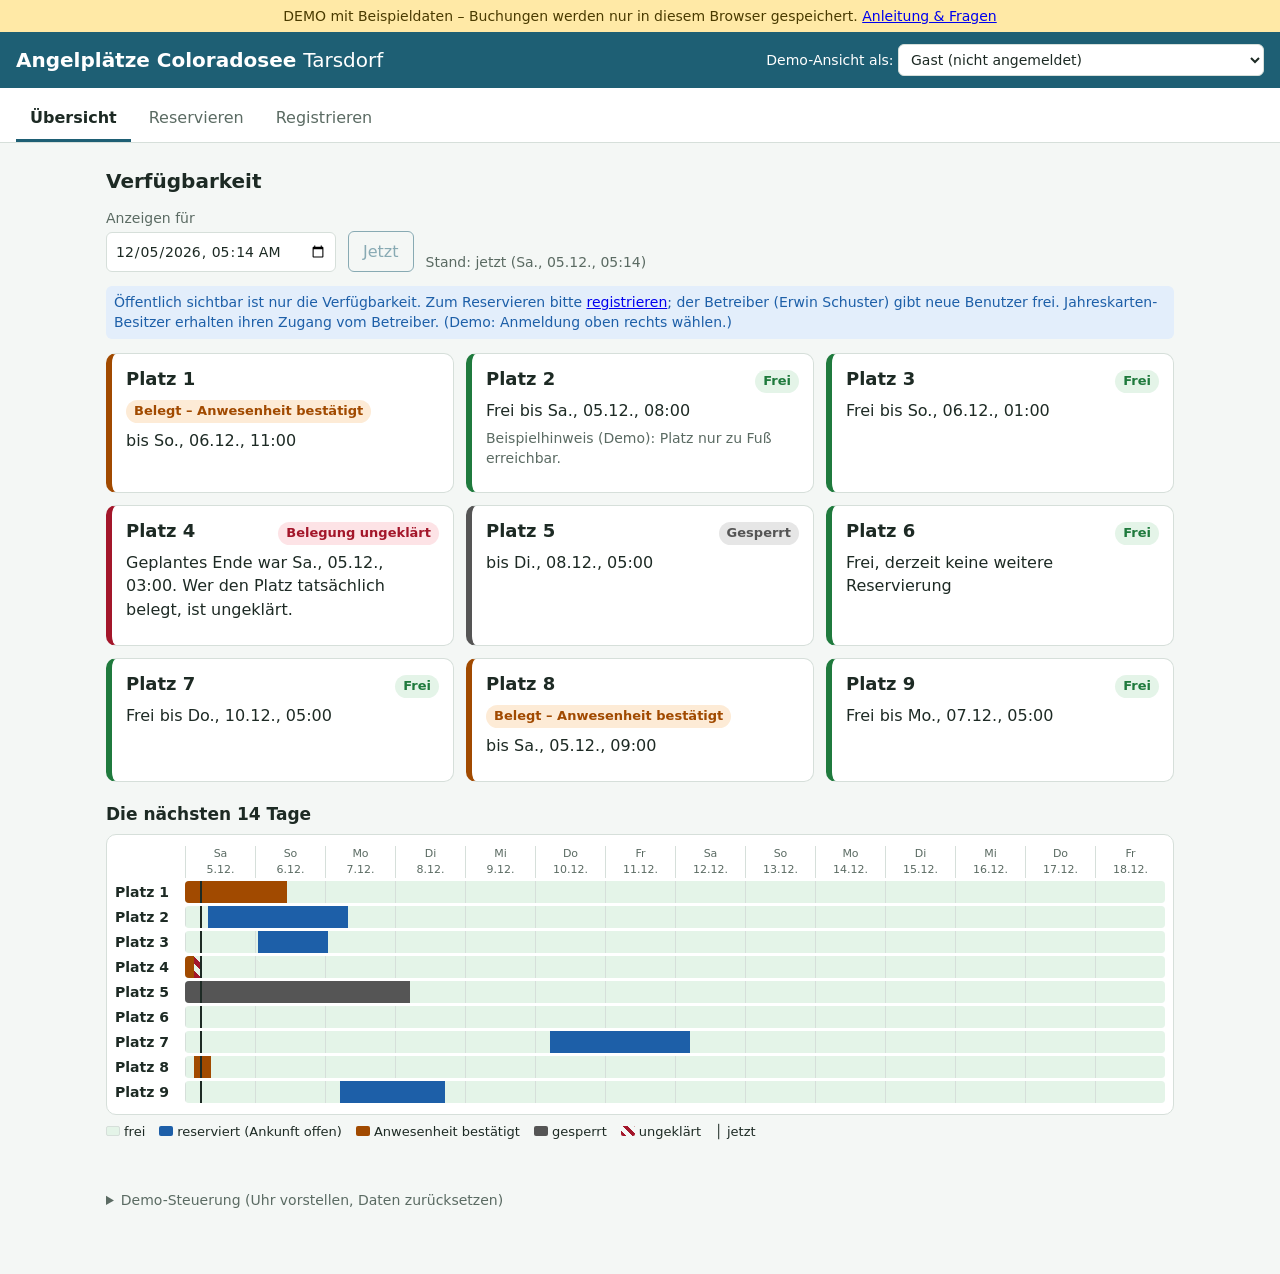
<file: index.html>
<!doctype html>
<html lang="de">
<head>
  <meta charset="utf-8">
  <meta name="viewport" content="width=device-width, initial-scale=1">
  <meta name="robots" content="noindex, nofollow">
  <title>Angelplätze Coloradosee Tarsdorf – Demo</title>
  <link rel="stylesheet" href="css/style.css">
</head>
<body>
  <div class="demo-banner">DEMO mit Beispieldaten – Buchungen werden nur in diesem Browser gespeichert. <a href="info.html">Anleitung &amp; Fragen</a></div>
  <header class="site-header">
    <h1>Angelplätze Coloradosee <span>Tarsdorf</span></h1>
    <div id="who"></div>
  </header>
  <nav id="tabs" class="tabs" aria-label="Bereiche"></nav>
  <main id="main"></main>
  <details class="demo-tools" id="demoTools"></details>
  <dialog id="dlg"></dialog>
  <script src="js/vendor/qrcode.min.js"></script>
  <script src="js/domain.js"></script>
  <script src="js/store.js"></script>
  <script src="js/app.js"></script>
</body>
</html>
</file>
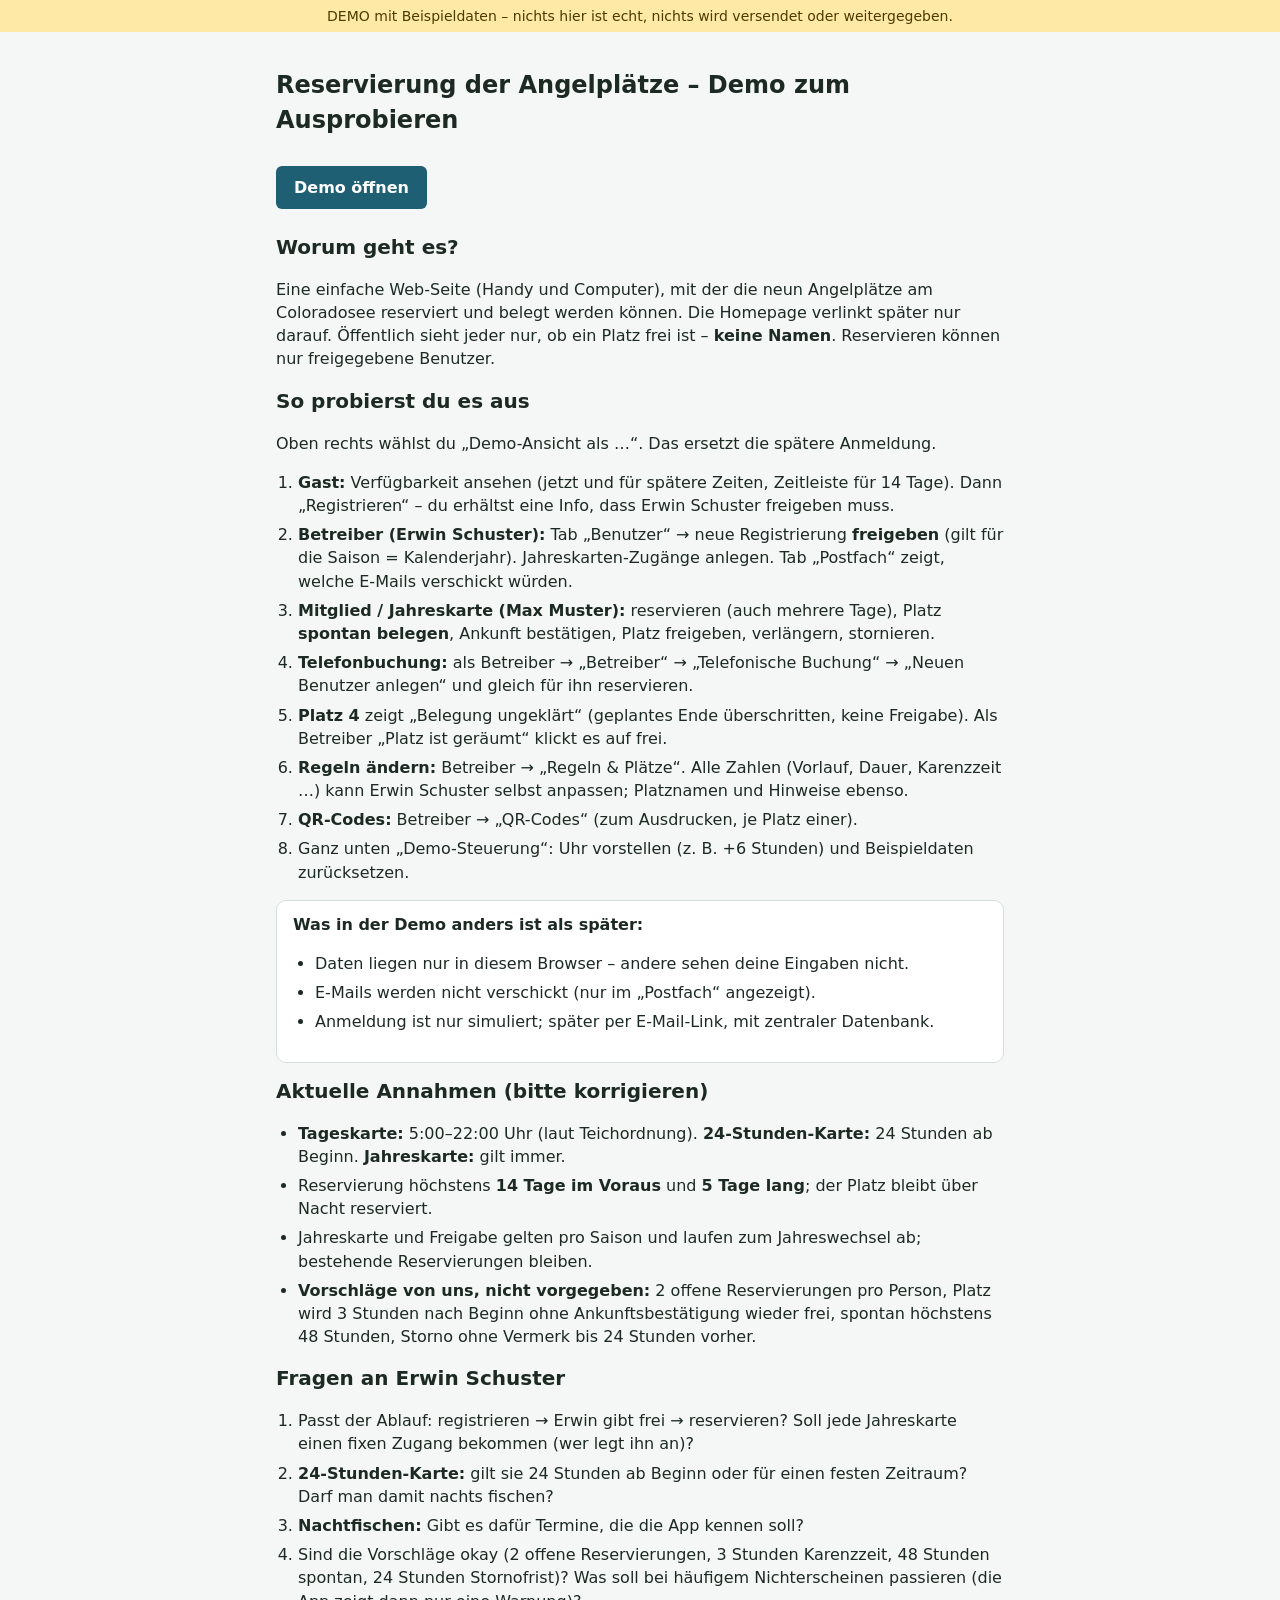
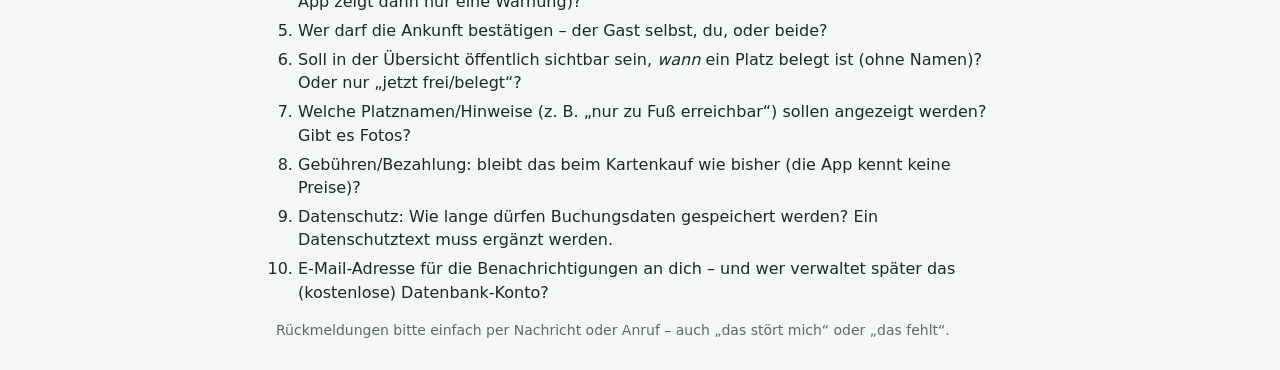
<file: info.html>
<!doctype html>
<html lang="de">
<head>
  <meta charset="utf-8">
  <meta name="viewport" content="width=device-width, initial-scale=1">
  <meta name="robots" content="noindex, nofollow">
  <title>Anleitung zur Demo – Angelplätze Coloradosee</title>
  <link rel="stylesheet" href="css/style.css">
  <style>
    article { max-width: 760px; margin: 0 auto; padding: 16px; }
    article ol, article ul { padding-left: 22px; }
    article li { margin: 6px 0; }
    .box { background: var(--card); border: 1px solid var(--line); border-radius: 10px; padding: 12px 16px; margin: 14px 0; }
    .go { display: inline-block; margin: 8px 0; text-decoration: none; background: var(--brand); color: var(--brand-text); padding: 10px 18px; border-radius: 6px; font-weight: 600; }
  </style>
</head>
<body>
  <div class="demo-banner">DEMO mit Beispieldaten – nichts hier ist echt, nichts wird versendet oder weitergegeben.</div>
  <article>
    <h1>Reservierung der Angelplätze – Demo zum Ausprobieren</h1>
    <p><a class="btn go" href="index.html">Demo öffnen</a></p>

    <h2>Worum geht es?</h2>
    <p>Eine einfache Web-Seite (Handy und Computer), mit der die neun Angelplätze am Coloradosee reserviert und belegt werden können. Die Homepage verlinkt später nur darauf. Öffentlich sieht jeder nur, ob ein Platz frei ist – <b>keine Namen</b>. Reservieren können nur freigegebene Benutzer.</p>

    <h2>So probierst du es aus</h2>
    <p>Oben rechts wählst du „Demo-Ansicht als …“. Das ersetzt die spätere Anmeldung.</p>
    <ol>
      <li><b>Gast:</b> Verfügbarkeit ansehen (jetzt und für spätere Zeiten, Zeitleiste für 14 Tage). Dann „Registrieren“ – du erhältst eine Info, dass Erwin Schuster freigeben muss.</li>
      <li><b>Betreiber (Erwin Schuster):</b> Tab „Benutzer“ → neue Registrierung <b>freigeben</b> (gilt für die Saison = Kalenderjahr). Jahreskarten-Zugänge anlegen. Tab „Postfach“ zeigt, welche E-Mails verschickt würden.</li>
      <li><b>Mitglied / Jahreskarte (Max Muster):</b> reservieren (auch mehrere Tage), Platz <b>spontan belegen</b>, Ankunft bestätigen, Platz freigeben, verlängern, stornieren.</li>
      <li><b>Telefonbuchung:</b> als Betreiber → „Betreiber“ → „Telefonische Buchung“ → „Neuen Benutzer anlegen“ und gleich für ihn reservieren.</li>
      <li><b>Platz 4</b> zeigt „Belegung ungeklärt“ (geplantes Ende überschritten, keine Freigabe). Als Betreiber „Platz ist geräumt“ klickt es auf frei.</li>
      <li><b>Regeln ändern:</b> Betreiber → „Regeln &amp; Plätze“. Alle Zahlen (Vorlauf, Dauer, Karenzzeit …) kann Erwin Schuster selbst anpassen; Platznamen und Hinweise ebenso.</li>
      <li><b>QR-Codes:</b> Betreiber → „QR-Codes“ (zum Ausdrucken, je Platz einer).</li>
      <li>Ganz unten „Demo-Steuerung“: Uhr vorstellen (z. B. +6 Stunden) und Beispieldaten zurücksetzen.</li>
    </ol>

    <div class="box">
      <b>Was in der Demo anders ist als später:</b>
      <ul>
        <li>Daten liegen nur in diesem Browser – andere sehen deine Eingaben nicht.</li>
        <li>E-Mails werden nicht verschickt (nur im „Postfach“ angezeigt).</li>
        <li>Anmeldung ist nur simuliert; später per E-Mail-Link, mit zentraler Datenbank.</li>
      </ul>
    </div>

    <h2>Aktuelle Annahmen (bitte korrigieren)</h2>
    <ul>
      <li><b>Tageskarte:</b> 5:00–22:00 Uhr (laut Teichordnung). <b>24-Stunden-Karte:</b> 24 Stunden ab Beginn. <b>Jahreskarte:</b> gilt immer.</li>
      <li>Reservierung höchstens <b>14 Tage im Voraus</b> und <b>5 Tage lang</b>; der Platz bleibt über Nacht reserviert.</li>
      <li>Jahreskarte und Freigabe gelten pro Saison und laufen zum Jahreswechsel ab; bestehende Reservierungen bleiben.</li>
      <li><b>Vorschläge von uns, nicht vorgegeben:</b> 2 offene Reservierungen pro Person, Platz wird 3 Stunden nach Beginn ohne Ankunftsbestätigung wieder frei, spontan höchstens 48 Stunden, Storno ohne Vermerk bis 24 Stunden vorher.</li>
    </ul>

    <h2>Fragen an Erwin Schuster</h2>
    <ol>
      <li>Passt der Ablauf: registrieren → Erwin gibt frei → reservieren? Soll jede Jahreskarte einen fixen Zugang bekommen (wer legt ihn an)?</li>
      <li><b>24-Stunden-Karte:</b> gilt sie 24 Stunden ab Beginn oder für einen festen Zeitraum? Darf man damit nachts fischen?</li>
      <li><b>Nachtfischen:</b> Gibt es dafür Termine, die die App kennen soll?</li>
      <li>Sind die Vorschläge okay (2 offene Reservierungen, 3 Stunden Karenzzeit, 48 Stunden spontan, 24 Stunden Stornofrist)? Was soll bei häufigem Nichterscheinen passieren (die App zeigt dann nur eine Warnung)?</li>
      <li>Wer darf die Ankunft bestätigen – der Gast selbst, du, oder beide?</li>
      <li>Soll in der Übersicht öffentlich sichtbar sein, <i>wann</i> ein Platz belegt ist (ohne Namen)? Oder nur „jetzt frei/belegt“?</li>
      <li>Welche Platznamen/Hinweise (z. B. „nur zu Fuß erreichbar“) sollen angezeigt werden? Gibt es Fotos?</li>
      <li>Gebühren/Bezahlung: bleibt das beim Kartenkauf wie bisher (die App kennt keine Preise)?</li>
      <li>Datenschutz: Wie lange dürfen Buchungsdaten gespeichert werden? Ein Datenschutztext muss ergänzt werden.</li>
      <li>E-Mail-Adresse für die Benachrichtigungen an dich – und wer verwaltet später das (kostenlose) Datenbank-Konto?</li>
    </ol>
    <p class="muted small">Rückmeldungen bitte einfach per Nachricht oder Anruf – auch „das stört mich“ oder „das fehlt“.</p>
  </article>
</body>
</html>
</file>
<file: css/style.css>
:root {
  --bg: #f4f7f5; --card: #fff; --text: #1d2a24; --muted: #5b6b63; --line: #d6dfda;
  --brand: #1e5f74; --brand-text: #fff;
  --frei: #1f7a3d; --frei-bg: #e4f4e8;
  --reserviert: #1d5fa8; --reserviert-bg: #e3eefb;
  --anwesend: #a14a00; --anwesend-bg: #fdebd6;
  --gesperrt: #555; --gesperrt-bg: #e6e6e6;
  --ungeklaert: #a3162a; --ungeklaert-bg: #fde3e6;
  --radius: 10px;
}
@media (prefers-color-scheme: dark) {
  :root {
    --bg: #131a17; --card: #1c2621; --text: #e8efeb; --muted: #9db0a6; --line: #34443c;
    --brand: #4fb0cc; --brand-text: #08202a;
    --frei: #6fd08a; --frei-bg: #1d3a27;
    --reserviert: #8ab9f0; --reserviert-bg: #1c3050;
    --anwesend: #f0b070; --anwesend-bg: #43301b;
    --gesperrt: #bbb; --gesperrt-bg: #333;
    --ungeklaert: #ff8d9b; --ungeklaert-bg: #4a1f26;
  }
}
* { box-sizing: border-box; }
body { margin: 0; font: 16px/1.45 system-ui, -apple-system, "Segoe UI", sans-serif; background: var(--bg); color: var(--text); }
.demo-banner { background: #ffe9a6; color: #4a3b00; text-align: center; padding: 6px 12px; font-size: 14px; }
.site-header { display: flex; flex-wrap: wrap; gap: 8px 16px; align-items: center; justify-content: space-between; padding: 12px 16px; background: var(--brand); color: var(--brand-text); }
.site-header h1 { margin: 0; font-size: 20px; }
.site-header h1 span { font-weight: 400; }
.site-header select { font: inherit; padding: 6px 8px; border-radius: 6px; }
.tabs { display: flex; gap: 4px; overflow-x: auto; padding: 8px 16px 0; border-bottom: 1px solid var(--line); background: var(--card); }
.tabs button { border: 0; background: none; font: inherit; padding: 10px 14px; border-bottom: 3px solid transparent; color: var(--muted); cursor: pointer; white-space: nowrap; }
.tabs button[aria-current="page"] { color: var(--text); border-color: var(--brand); font-weight: 600; }
main { max-width: 1100px; margin: 0 auto; padding: 16px; }
h2 { margin: 8px 0 12px; font-size: 20px; }
h3 { margin: 20px 0 8px; font-size: 17px; }
.muted { color: var(--muted); }
.small { font-size: 14px; }

.toolbar { display: flex; flex-wrap: wrap; gap: 8px 12px; align-items: end; margin-bottom: 14px; }
label.f { display: flex; flex-direction: column; gap: 3px; font-size: 14px; color: var(--muted); }
input, select, textarea { font: inherit; padding: 8px; border: 1px solid var(--line); border-radius: 6px; background: var(--card); color: var(--text); }
button.btn { font: inherit; padding: 8px 14px; border-radius: 6px; border: 1px solid var(--brand); background: var(--brand); color: var(--brand-text); cursor: pointer; }
button.btn.sec { background: transparent; color: var(--brand); }
button.btn.danger { background: transparent; border-color: var(--ungeklaert); color: var(--ungeklaert); }
button.btn:disabled { opacity: .5; cursor: not-allowed; }
button.btn.sm { padding: 5px 10px; font-size: 14px; }

.grid { display: grid; grid-template-columns: repeat(auto-fill, minmax(260px, 1fr)); gap: 12px; }
.card { background: var(--card); border: 1px solid var(--line); border-left: 6px solid var(--line); border-radius: var(--radius); padding: 12px 14px; display: flex; flex-direction: column; gap: 6px; }
.card h3 { margin: 0; font-size: 18px; display: flex; flex-wrap: wrap; justify-content: space-between; gap: 8px; align-items: baseline; }
.card h3 a { color: inherit; text-decoration: none; }
.card .actions { display: flex; flex-wrap: wrap; gap: 6px; margin-top: auto; padding-top: 6px; }
.st-frei { border-left-color: var(--frei); }
.st-reserviert { border-left-color: var(--reserviert); }
.st-anwesend { border-left-color: var(--anwesend); }
.st-gesperrt { border-left-color: var(--gesperrt); }
.st-ungeklaert { border-left-color: var(--ungeklaert); }
.badge { display: inline-block; font-size: 13px; font-weight: 600; padding: 2px 8px; border-radius: 99px; white-space: nowrap; }
.badge.frei { background: var(--frei-bg); color: var(--frei); }
.badge.reserviert { background: var(--reserviert-bg); color: var(--reserviert); }
.badge.anwesend { background: var(--anwesend-bg); color: var(--anwesend); }
.badge.gesperrt { background: var(--gesperrt-bg); color: var(--gesperrt); }
.badge.ungeklaert { background: var(--ungeklaert-bg); color: var(--ungeklaert); }
.warn { background: var(--ungeklaert-bg); color: var(--ungeklaert); padding: 6px 8px; border-radius: 6px; font-size: 14px; }
.hint { background: var(--reserviert-bg); color: var(--reserviert); padding: 6px 8px; border-radius: 6px; font-size: 14px; }

#toast { position: sticky; top: 0; z-index: 5; margin-bottom: 10px; }
.msg { padding: 10px 12px; border-radius: 8px; font-size: 15px; }
.msg.ok { background: var(--frei-bg); color: var(--frei); }
.msg.err { background: var(--ungeklaert-bg); color: var(--ungeklaert); }

/* Zeitleiste */
.tl-wrap { overflow-x: auto; background: var(--card); border: 1px solid var(--line); border-radius: var(--radius); padding: 8px; }
.tl { min-width: 760px; }
.tl-row { display: grid; grid-template-columns: 70px 1fr; align-items: center; margin: 3px 0; }
.tl-label { font-size: 14px; font-weight: 600; }
.tl-track { position: relative; height: 22px; background: var(--frei-bg); border-radius: 4px; overflow: hidden;
  background-image: linear-gradient(to right, var(--line) 1px, transparent 1px); background-size: calc(100% / 14) 100%; }
.tl-head .tl-track { height: auto; background: none; overflow: visible; display: grid; grid-template-columns: repeat(14, 1fr); }
.tl-head span { font-size: 11px; color: var(--muted); text-align: center; border-left: 1px solid var(--line); }
.seg { position: absolute; top: 0; bottom: 0; }
.seg.reserviert { background: var(--reserviert); }
.seg.anwesend { background: var(--anwesend); }
.seg.gesperrt { background: var(--gesperrt); }
.seg.belegt { background: var(--reserviert); }
.seg.ungeklaert { background: repeating-linear-gradient(45deg, var(--ungeklaert) 0 5px, transparent 5px 10px); }
.nowline { position: absolute; top: 0; bottom: 0; width: 2px; background: var(--text); z-index: 2; }
.legend { display: flex; flex-wrap: wrap; gap: 6px 14px; font-size: 13px; margin: 8px 0; }
.legend i { display: inline-block; width: 14px; height: 10px; margin-right: 4px; border-radius: 2px; }

table { width: 100%; border-collapse: collapse; background: var(--card); border: 1px solid var(--line); border-radius: var(--radius); }
th, td { text-align: left; padding: 8px; border-bottom: 1px solid var(--line); font-size: 14px; vertical-align: top; }
.tbl-wrap { overflow-x: auto; }
ul.plain { list-style: none; margin: 0; padding: 0; }
ul.plain li { padding: 6px 0; border-bottom: 1px solid var(--line); font-size: 14px; }

dialog { border: 1px solid var(--line); border-radius: var(--radius); padding: 18px; width: min(480px, calc(100vw - 24px)); background: var(--card); color: var(--text); }
dialog::backdrop { background: rgba(0,0,0,.45); }
dialog form { display: flex; flex-direction: column; gap: 10px; }
dialog h2 { margin: 0; }
.row-btns { display: flex; gap: 8px; justify-content: flex-end; margin-top: 4px; }

.qr-grid { display: grid; grid-template-columns: repeat(auto-fill, minmax(200px, 1fr)); gap: 14px; }
.qr { background: #fff; color: #000; border: 1px solid var(--line); border-radius: var(--radius); padding: 12px; text-align: center; break-inside: avoid; }
.qr svg, .qr img { width: 100%; height: auto; max-width: 170px; }
.qr b { display: block; font-size: 18px; }
.qr code { font-size: 11px; word-break: break-all; }

.demo-tools { max-width: 1100px; margin: 24px auto; padding: 0 16px 40px; font-size: 14px; }
.demo-tools summary { cursor: pointer; color: var(--muted); }
.demo-tools .toolbar { margin-top: 10px; }

@media print {
  .demo-banner, .site-header, .tabs, .demo-tools, .no-print { display: none !important; }
}
</file>
